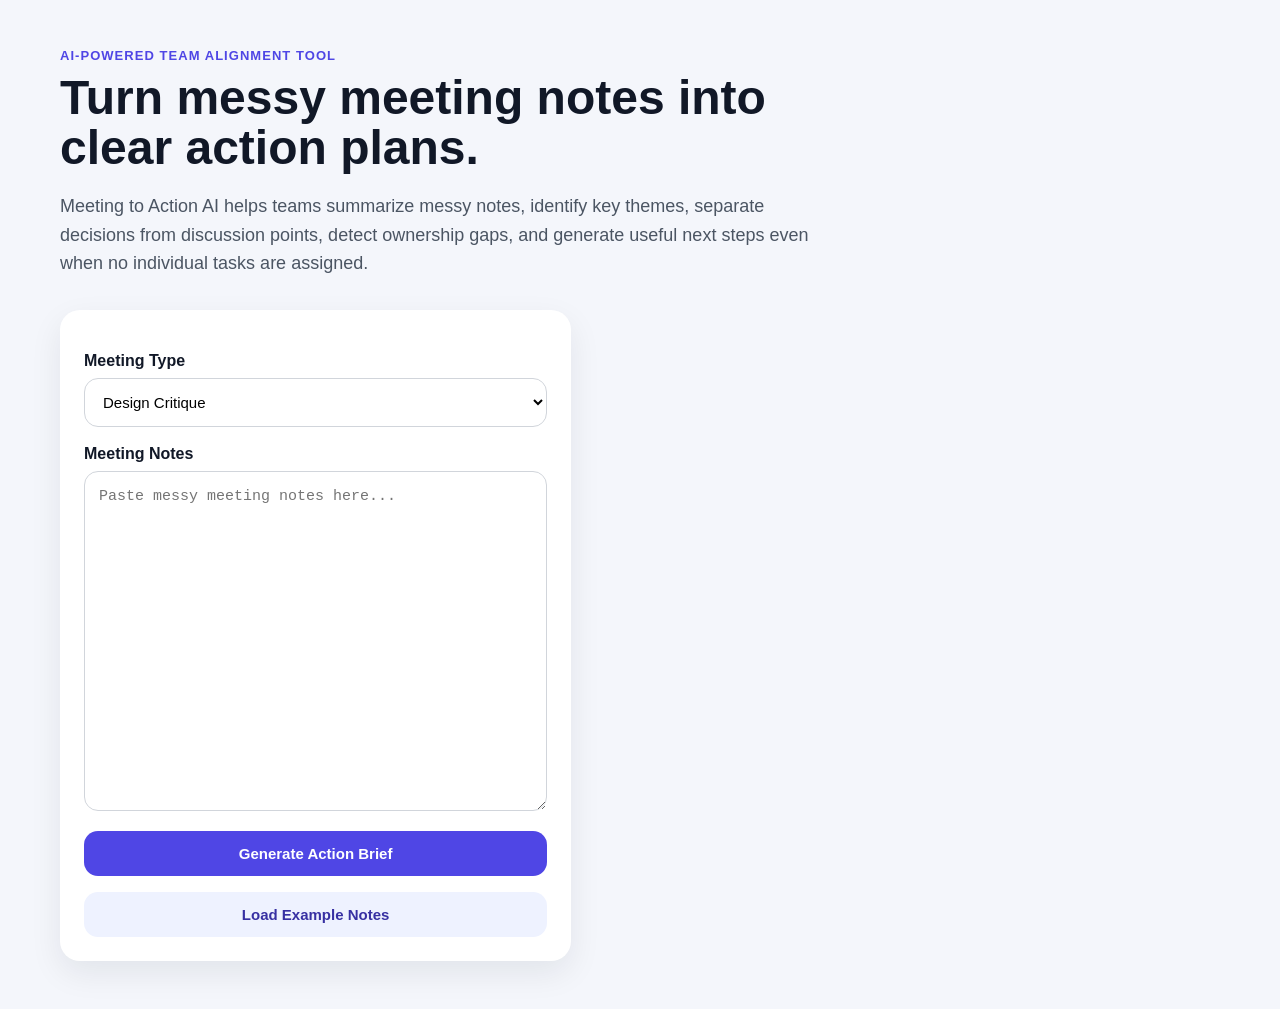
<file: index.html>
<!DOCTYPE html>
<html lang="en">
<head>
  <meta charset="UTF-8">
  <meta name="viewport" content="width=device-width, initial-scale=1.0">
  <title>Meeting to Action AI</title>
  <link rel="stylesheet" href="style.css">
</head>
<body>
  <main class="page">
    <section class="hero">
      <p class="eyebrow">AI-powered team alignment tool</p>
      <h1>Turn messy meeting notes into clear action plans.</h1>
      <p class="subtitle">
  Meeting to Action AI helps teams summarize messy notes, identify key themes,
  separate decisions from discussion points, detect ownership gaps, and generate
  useful next steps even when no individual tasks are assigned.
     </p>
    </section>

    <section class="app-grid">
      <div class="input-panel">
        <label for="meetingType">Meeting Type</label>
        <select id="meetingType">
          <option value="Design Critique">Design Critique</option>
          <option value="Product Planning">Product Planning</option>
          <option value="Team Standup">Team Standup</option>
          <option value="User Research Review">User Research Review</option>
          <option value="Project Sync">Project Sync</option>
        </select>

        <label for="meetingNotes">Meeting Notes</label>
        <textarea id="meetingNotes" placeholder="Paste messy meeting notes here..."></textarea>

        <button onclick="generateBrief()">Generate Action Brief</button>
        <button class="secondary-button" onclick="loadExample()">Load Example Notes</button>
      </div>

      <div class="output-panel hidden" id="outputPanel">
        <div class="brief-header">
          <div>
            <p class="eyebrow">Generated Brief</p>
            <h2 id="briefTitle">Action Brief</h2>
          </div>
          <span id="meetingTag" class="tag">Meeting</span>
        </div>

        <div class="card">
          <h3>Summary</h3>
          <p id="summaryOutput"></p>
        </div>

        <div class="card">
          <h3>Decisions</h3>
          <ul id="decisionsOutput"></ul>
        </div>

        <div class="card">
          <h3>Next Steps</h3>
          <ul id="actionsOutput"></ul>
        </div>

        <div class="card">
          <h3>Open Questions</h3>
          <ul id="questionsOutput"></ul>
        </div>

        <div class="card">
          <h3>Risks</h3>
          <ul id="risksOutput"></ul>
        </div>

        <div class="card follow-up">
          <h3>Follow-up Message</h3>
          <p id="followUpOutput"></p>
          <button onclick="copyFollowUp()">Copy Follow-up</button>
        </div>
      </div>
    </section>
  </main>

  <script src="script.js"></script>
</body>
</html>
</file>
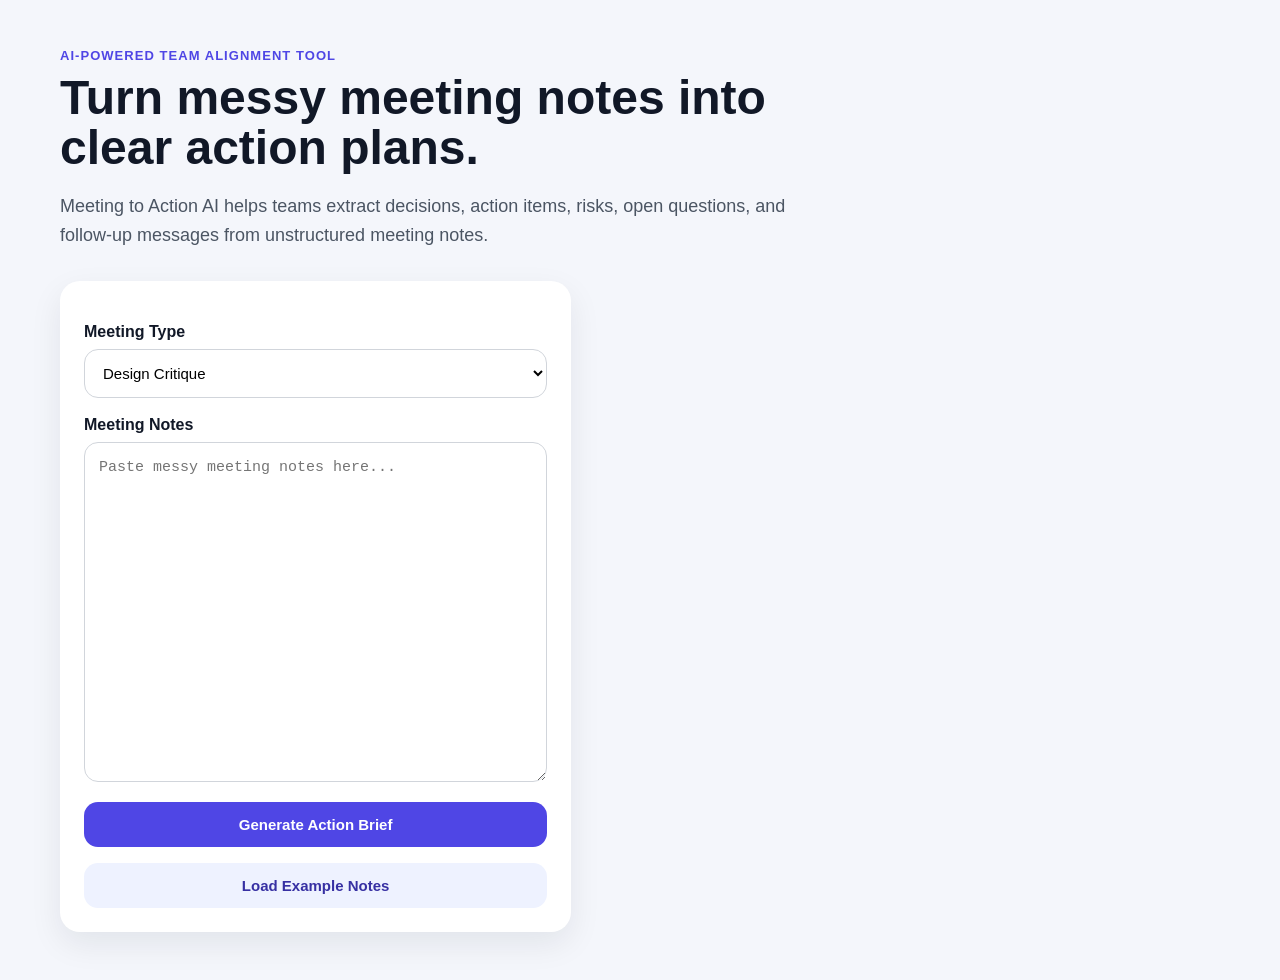
<file: src/index.html>
<!DOCTYPE html>
<html lang="en">
<head>
  <meta charset="UTF-8">
  <meta name="viewport" content="width=device-width, initial-scale=1.0">
  <title>Meeting to Action AI</title>
  <link rel="stylesheet" href="style.css">
</head>
<body>
  <main class="page">
    <section class="hero">
      <p class="eyebrow">AI-powered team alignment tool</p>
      <h1>Turn messy meeting notes into clear action plans.</h1>
      <p class="subtitle">
        Meeting to Action AI helps teams extract decisions, action items, risks,
        open questions, and follow-up messages from unstructured meeting notes.
      </p>
    </section>

    <section class="app-grid">
      <div class="input-panel">
        <label for="meetingType">Meeting Type</label>
        <select id="meetingType">
          <option value="Design Critique">Design Critique</option>
          <option value="Product Planning">Product Planning</option>
          <option value="Team Standup">Team Standup</option>
          <option value="User Research Review">User Research Review</option>
          <option value="Project Sync">Project Sync</option>
        </select>

        <label for="meetingNotes">Meeting Notes</label>
        <textarea id="meetingNotes" placeholder="Paste messy meeting notes here..."></textarea>

        <button onclick="generateBrief()">Generate Action Brief</button>
        <button class="secondary-button" onclick="loadExample()">Load Example Notes</button>
      </div>

      <div class="output-panel hidden" id="outputPanel">
        <div class="brief-header">
          <div>
            <p class="eyebrow">Generated Brief</p>
            <h2 id="briefTitle">Action Brief</h2>
          </div>
          <span id="meetingTag" class="tag">Meeting</span>
        </div>

        <div class="card">
          <h3>Summary</h3>
          <p id="summaryOutput"></p>
        </div>

        <div class="card">
          <h3>Decisions</h3>
          <ul id="decisionsOutput"></ul>
        </div>

        <div class="card">
          <h3>Action Items</h3>
          <ul id="actionsOutput"></ul>
        </div>

        <div class="card">
          <h3>Open Questions</h3>
          <ul id="questionsOutput"></ul>
        </div>

        <div class="card">
          <h3>Risks</h3>
          <ul id="risksOutput"></ul>
        </div>

        <div class="card follow-up">
          <h3>Follow-up Message</h3>
          <p id="followUpOutput"></p>
          <button onclick="copyFollowUp()">Copy Follow-up</button>
        </div>
      </div>
    </section>
  </main>

  <script src="script.js"></script>
</body>
</html>
</file>
<file: style.css>
* {
  box-sizing: border-box;
}

body {
  margin: 0;
  font-family: Inter, Arial, sans-serif;
  background: #f4f6fb;
  color: #111827;
}

.page {
  max-width: 1200px;
  margin: 0 auto;
  padding: 48px 20px;
}

.hero {
  margin-bottom: 32px;
}

.eyebrow {
  color: #4f46e5;
  font-size: 13px;
  font-weight: 800;
  letter-spacing: 0.08em;
  text-transform: uppercase;
  margin: 0 0 10px;
}

h1 {
  font-size: 48px;
  line-height: 1.05;
  max-width: 800px;
  margin: 0 0 16px;
}

.subtitle {
  font-size: 18px;
  line-height: 1.6;
  color: #4b5563;
  max-width: 760px;
}

.app-grid {
  display: grid;
  grid-template-columns: 0.9fr 1.1fr;
  gap: 24px;
  align-items: start;
}

.input-panel,
.output-panel,
.card {
  background: white;
  border-radius: 20px;
  box-shadow: 0 12px 32px rgba(15, 23, 42, 0.08);
}

.input-panel {
  padding: 24px;
  position: sticky;
  top: 24px;
}

label {
  display: block;
  font-weight: 700;
  margin: 18px 0 8px;
}

select,
textarea {
  width: 100%;
  border: 1px solid #d1d5db;
  border-radius: 14px;
  padding: 14px;
  font-size: 15px;
  background: white;
}

textarea {
  min-height: 340px;
  resize: vertical;
  line-height: 1.5;
}

button {
  width: 100%;
  margin-top: 16px;
  border: none;
  border-radius: 14px;
  padding: 14px 18px;
  font-weight: 800;
  font-size: 15px;
  background: #4f46e5;
  color: white;
  cursor: pointer;
}

button:hover {
  background: #4338ca;
}

.secondary-button {
  background: #eef2ff;
  color: #3730a3;
}

.secondary-button:hover {
  background: #e0e7ff;
}

.output-panel {
  padding: 24px;
}

.brief-header {
  display: flex;
  justify-content: space-between;
  gap: 16px;
  align-items: start;
  margin-bottom: 20px;
}

h2 {
  margin: 0;
  font-size: 30px;
}

.tag {
  display: inline-flex;
  align-items: center;
  border-radius: 999px;
  padding: 8px 12px;
  background: #ecfeff;
  color: #155e75;
  font-size: 13px;
  font-weight: 800;
}

.card {
  padding: 20px;
  margin-bottom: 16px;
  box-shadow: none;
  border: 1px solid #eef2f7;
}

.card h3 {
  margin: 0 0 12px;
  font-size: 18px;
}

.card p,
.card li {
  color: #374151;
  line-height: 1.55;
}

ul {
  margin: 0;
  padding-left: 20px;
}

li {
  margin-bottom: 10px;
}

.follow-up {
  background: #fafafa;
}

.hidden {
  display: none;
}

.priority {
  display: inline-block;
  font-size: 12px;
  font-weight: 800;
  padding: 3px 8px;
  border-radius: 999px;
  background: #fef3c7;
  color: #92400e;
  margin-right: 6px;
}

@media (max-width: 850px) {
  .app-grid {
    grid-template-columns: 1fr;
  }

  .input-panel {
    position: static;
  }

  h1 {
    font-size: 36px;
  }
}
</file>
<file: src/style.css>
* {
  box-sizing: border-box;
}

body {
  margin: 0;
  font-family: Inter, Arial, sans-serif;
  background: #f4f6fb;
  color: #111827;
}

.page {
  max-width: 1200px;
  margin: 0 auto;
  padding: 48px 20px;
}

.hero {
  margin-bottom: 32px;
}

.eyebrow {
  color: #4f46e5;
  font-size: 13px;
  font-weight: 800;
  letter-spacing: 0.08em;
  text-transform: uppercase;
  margin: 0 0 10px;
}

h1 {
  font-size: 48px;
  line-height: 1.05;
  max-width: 800px;
  margin: 0 0 16px;
}

.subtitle {
  font-size: 18px;
  line-height: 1.6;
  color: #4b5563;
  max-width: 760px;
}

.app-grid {
  display: grid;
  grid-template-columns: 0.9fr 1.1fr;
  gap: 24px;
  align-items: start;
}

.input-panel,
.output-panel,
.card {
  background: white;
  border-radius: 20px;
  box-shadow: 0 12px 32px rgba(15, 23, 42, 0.08);
}

.input-panel {
  padding: 24px;
  position: sticky;
  top: 24px;
}

label {
  display: block;
  font-weight: 700;
  margin: 18px 0 8px;
}

select,
textarea {
  width: 100%;
  border: 1px solid #d1d5db;
  border-radius: 14px;
  padding: 14px;
  font-size: 15px;
  background: white;
}

textarea {
  min-height: 340px;
  resize: vertical;
  line-height: 1.5;
}

button {
  width: 100%;
  margin-top: 16px;
  border: none;
  border-radius: 14px;
  padding: 14px 18px;
  font-weight: 800;
  font-size: 15px;
  background: #4f46e5;
  color: white;
  cursor: pointer;
}

button:hover {
  background: #4338ca;
}

.secondary-button {
  background: #eef2ff;
  color: #3730a3;
}

.secondary-button:hover {
  background: #e0e7ff;
}

.output-panel {
  padding: 24px;
}

.brief-header {
  display: flex;
  justify-content: space-between;
  gap: 16px;
  align-items: start;
  margin-bottom: 20px;
}

h2 {
  margin: 0;
  font-size: 30px;
}

.tag {
  display: inline-flex;
  align-items: center;
  border-radius: 999px;
  padding: 8px 12px;
  background: #ecfeff;
  color: #155e75;
  font-size: 13px;
  font-weight: 800;
}

.card {
  padding: 20px;
  margin-bottom: 16px;
  box-shadow: none;
  border: 1px solid #eef2f7;
}

.card h3 {
  margin: 0 0 12px;
  font-size: 18px;
}

.card p,
.card li {
  color: #374151;
  line-height: 1.55;
}

ul {
  margin: 0;
  padding-left: 20px;
}

li {
  margin-bottom: 10px;
}

.follow-up {
  background: #fafafa;
}

.hidden {
  display: none;
}

.priority {
  display: inline-block;
  font-size: 12px;
  font-weight: 800;
  padding: 3px 8px;
  border-radius: 999px;
  background: #fef3c7;
  color: #92400e;
  margin-right: 6px;
}

@media (max-width: 850px) {
  .app-grid {
    grid-template-columns: 1fr;
  }

  .input-panel {
    position: static;
  }

  h1 {
    font-size: 36px;
  }
}
</file>
